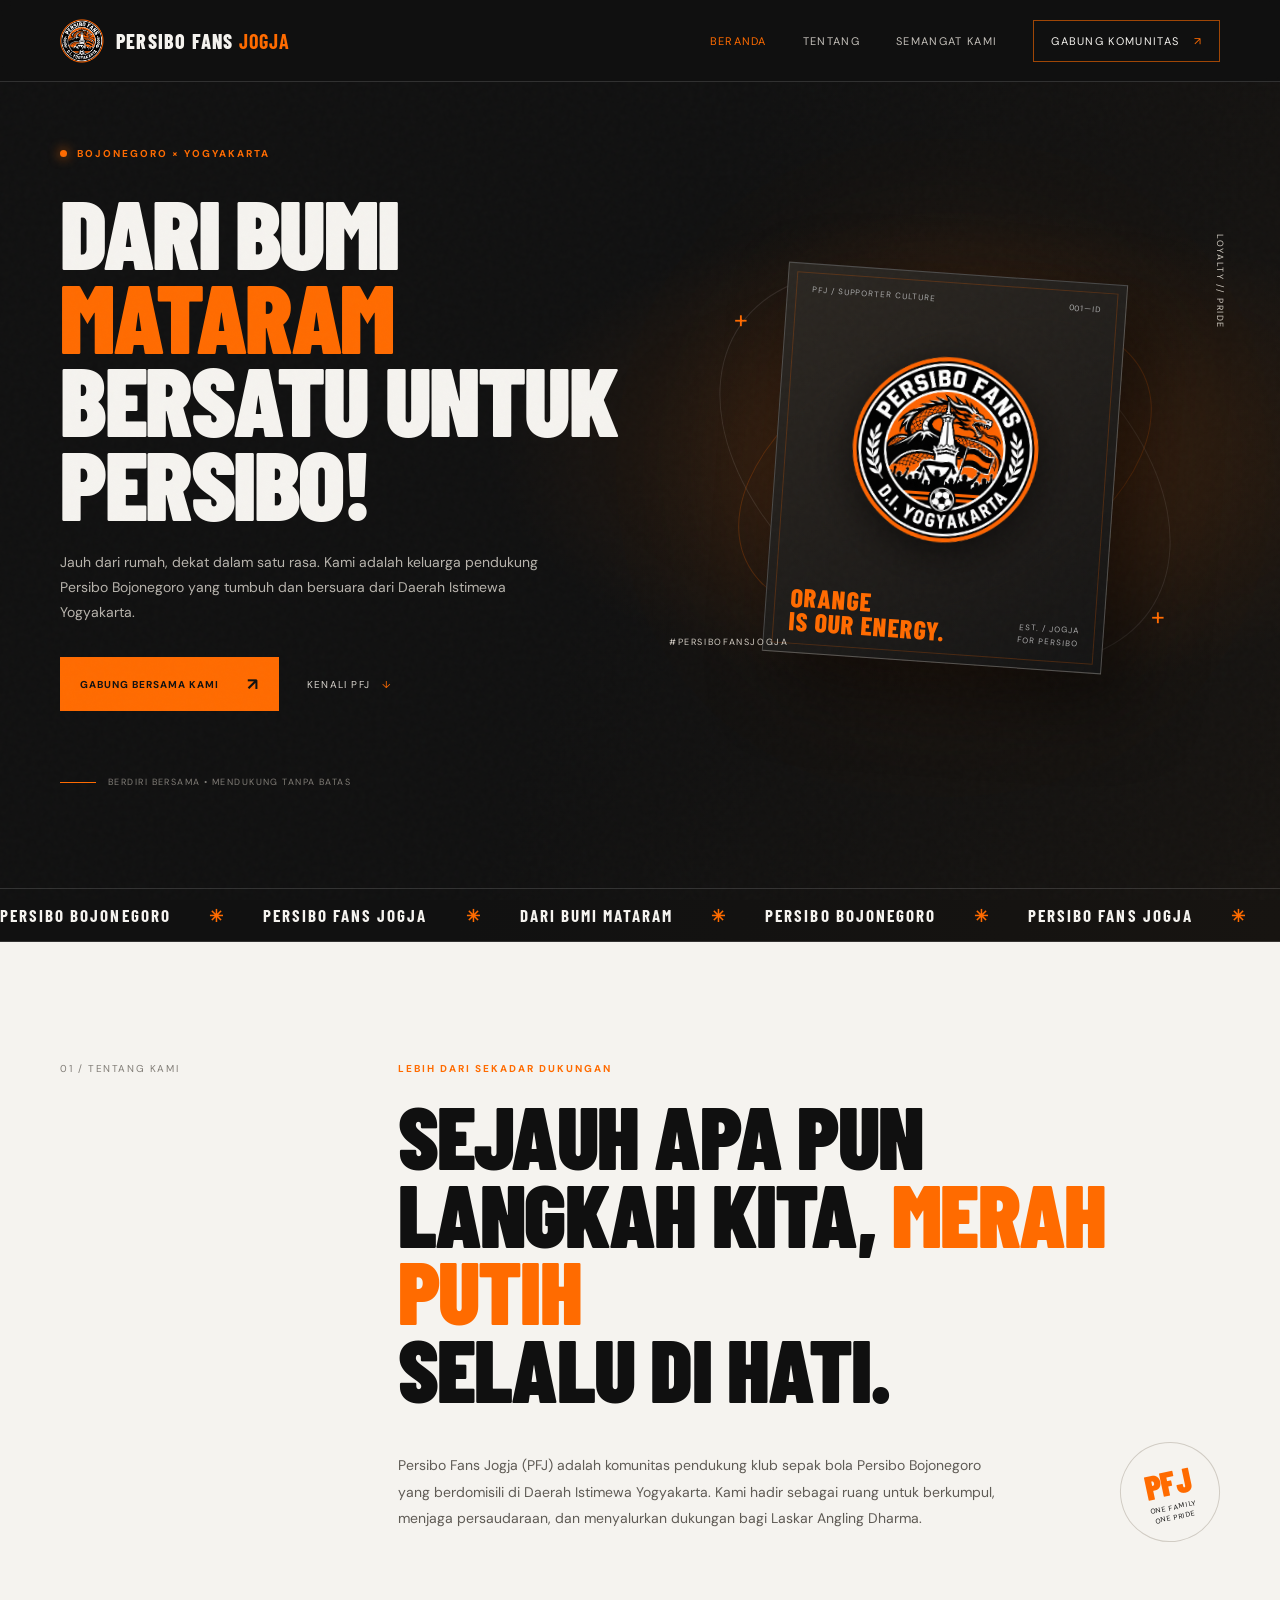
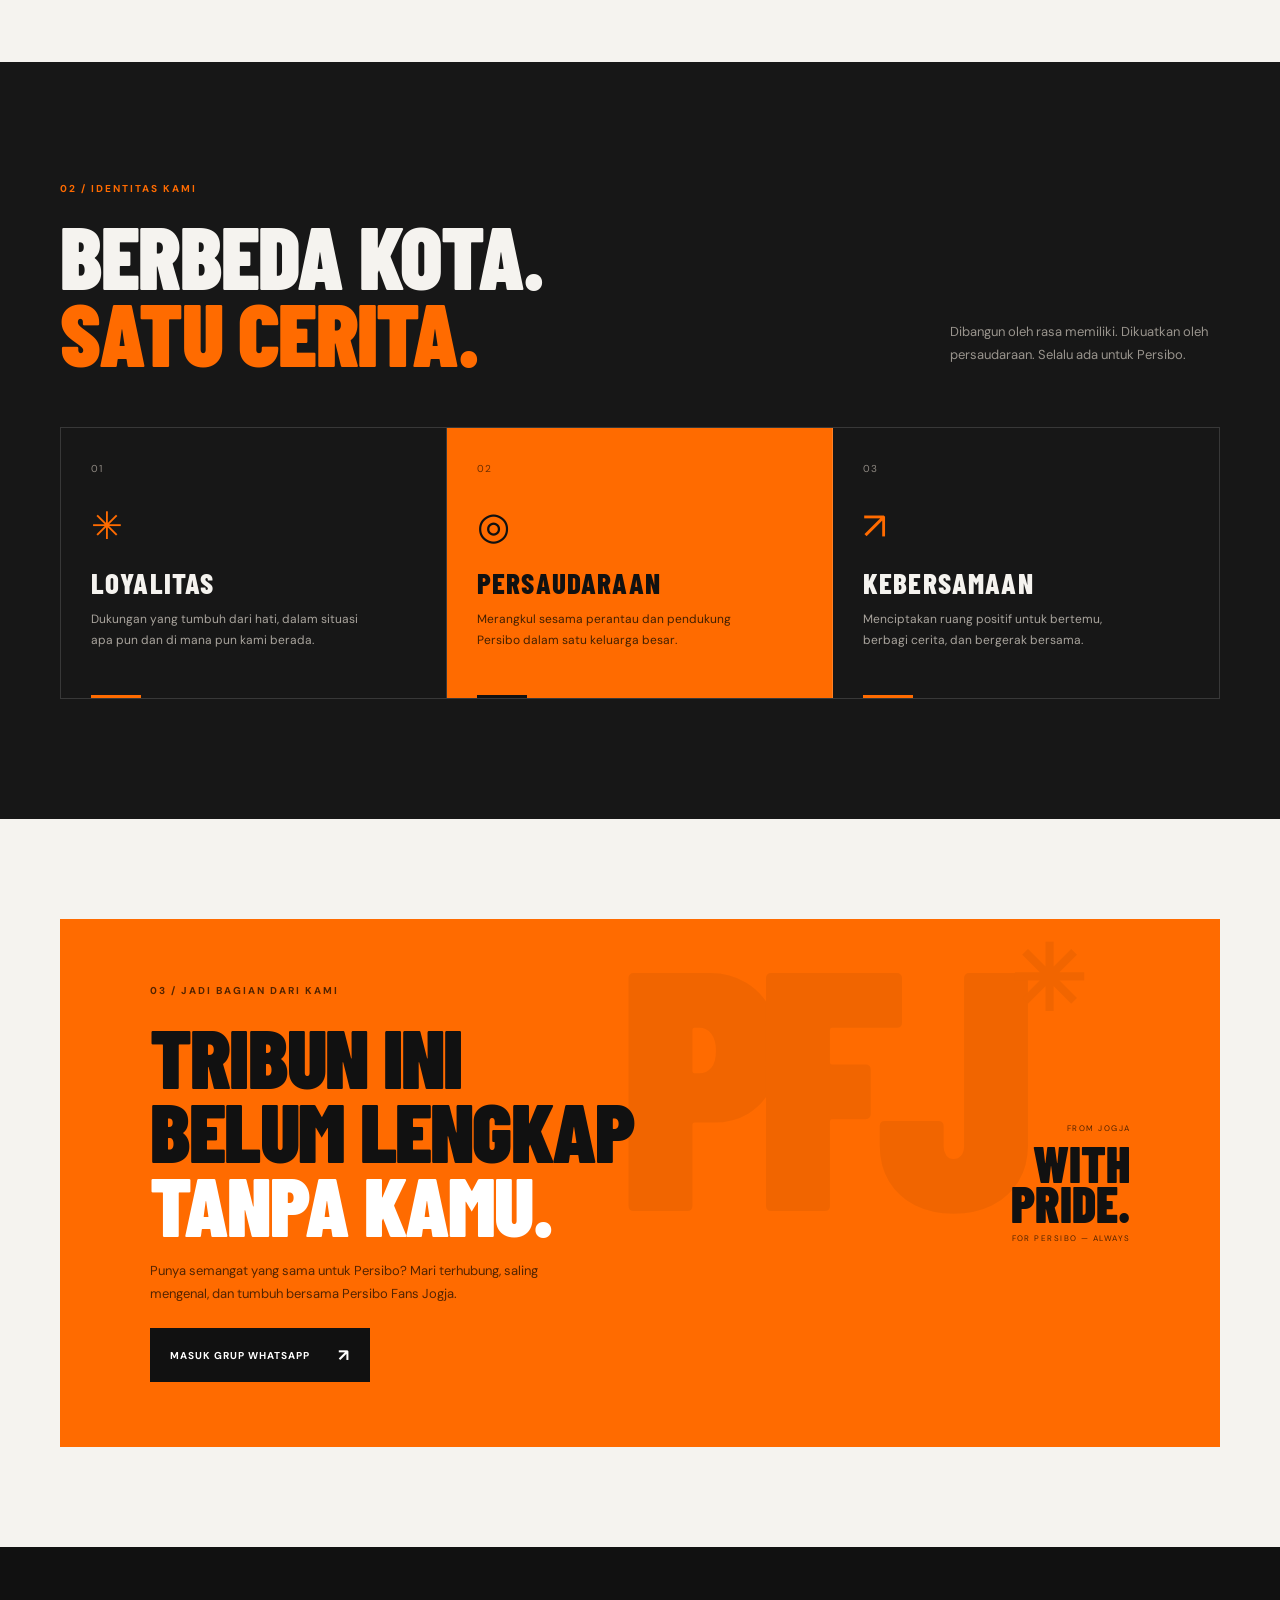
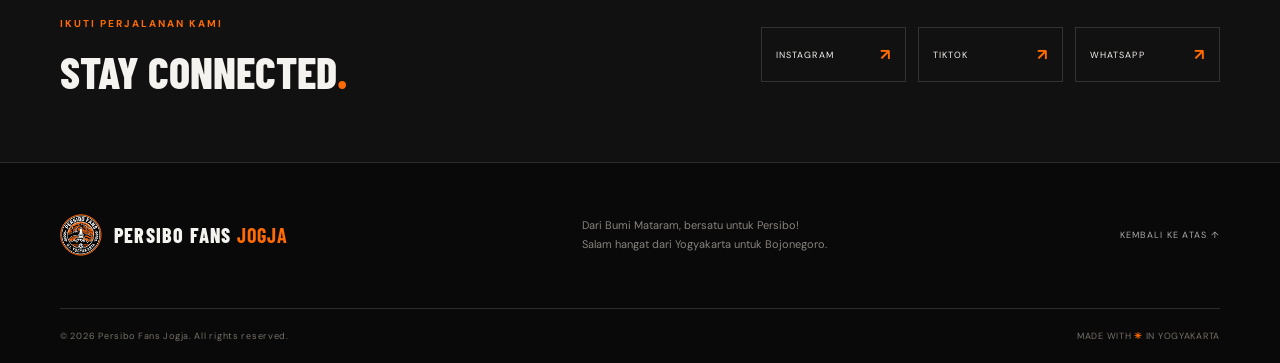
<file: index.html>
<!DOCTYPE html>
<html lang="id">
<head>
  <meta charset="UTF-8">
  <meta name="viewport" content="width=device-width, initial-scale=1.0">
  <meta name="theme-color" content="#101010">
  <meta name="description" content="Persibo Fans Jogja — komunitas pendukung Persibo Bojonegoro di Daerah Istimewa Yogyakarta. Satu tribun, satu suara, satu kebanggaan.">
  <title>Persibo Fans Jogja — Satu Tribun, Satu Suara</title>
  <link rel="icon" type="image/png" href="LogoPFJ.png">
  <link rel="preconnect" href="https://fonts.googleapis.com">
  <link rel="preconnect" href="https://fonts.gstatic.com" crossorigin>
  <link href="https://fonts.googleapis.com/css2?family=Barlow+Condensed:wght@500;600;700;800;900&family=DM+Sans:wght@400;500;600;700&display=swap" rel="stylesheet">
  <link rel="stylesheet" href="style.css">
  <script src="script.js" defer></script>
</head>
<body>
  <div class="noise" aria-hidden="true"></div>
  <header class="site-header">
    <div class="container nav-wrap">
      <a class="brand" href="#beranda" aria-label="Persibo Fans Jogja, beranda">
        <img src="LogoPFJ.png" alt="Logo Persibo Fans Jogja" class="brand-logo">
        <span class="brand-name">PERSIBO FANS <b>JOGJA</b></span>
      </a>

      <button class="menu-toggle" aria-label="Buka menu navigasi" aria-expanded="false" aria-controls="primary-nav">
        <span></span><span></span><span></span>
      </button>

      <nav class="nav-links" id="primary-nav" aria-label="Navigasi utama">
        <a href="#beranda" class="nav-link active">Beranda</a>
        <a href="#tentang" class="nav-link">Tentang</a>
        <a href="#nilai" class="nav-link">Semangat Kami</a>
        <a href="#gabung" class="nav-link nav-cta">Gabung Komunitas <span>↗</span></a>
      </nav>
    </div>
  </header>

  <main>
    <section class="hero" id="beranda">
      <div class="hero-grid container">
        <div class="hero-copy">
          <div class="eyebrow"><span class="live-dot"></span> BOJONEGORO × YOGYAKARTA</div>
          <h1>DARI BUMI<br><span>MATARAM</span><br>BERSATU UNTUK PERSIBO!</h1>
          <p class="hero-lead">Jauh dari rumah, dekat dalam satu rasa. Kami adalah keluarga pendukung Persibo Bojonegoro yang tumbuh dan bersuara dari Daerah Istimewa Yogyakarta.</p>
          <div class="hero-actions">
            <a class="button button-primary" href="https://chat.whatsapp.com/Ba0IJp7GP4T3P2ITqS2ExA?s=cl&amp;p=a&amp;iam=2" target="_blank" rel="noopener noreferrer">Gabung bersama kami <span>↗</span></a>
            <a class="text-link" href="#tentang">Kenali PFJ <span>↓</span></a>
          </div>
          <div class="hero-footnote"><span class="footline"></span> BERDIRI BERSAMA • MENDUKUNG TANPA BATAS</div>
        </div>
        <div class="hero-visual" aria-label="Identitas Persibo Fans Jogja">
          <div class="orbit orbit-one"></div><div class="orbit orbit-two"></div>
          <div class="visual-glow"></div>
          <div class="visual-card">
            <div class="visual-top"><span>PFJ / SUPPORTER CULTURE</span><span>001—ID</span></div>
            <img src="LogoPFJ.png" alt="Logo Persibo Fans Jogja" class="hero-logo">
            <div class="visual-bottom"><strong>ORANGE<br>IS OUR ENERGY.</strong><span>EST. / JOGJA<br>FOR PERSIBO</span></div>
          </div>
          <span class="floating-tag tag-top">LOYALTY // PRIDE</span>
          <span class="floating-tag tag-bottom">#PERSIBOFANSJOGJA</span>
          <div class="crosshair crosshair-a">+</div><div class="crosshair crosshair-b">+</div>
        </div>
      </div>
      <div class="hero-ticker" aria-hidden="true"><div class="ticker-track"><span>PERSIBO BOJONEGORO</span><i>✳</i><span>PERSIBO FANS JOGJA</span><i>✳</i><span>DARI BUMI MATARAM</span><i>✳</i><span>PERSIBO BOJONEGORO</span><i>✳</i><span>PERSIBO FANS JOGJA</span><i>✳</i></div></div>
    </section>

    <section class="intro section-pad" id="tentang">
      <div class="container intro-grid">
        <div class="section-index">01 / TENTANG KAMI</div>
        <div class="intro-content">
          <p class="kicker">LEBIH DARI SEKADAR DUKUNGAN</p>
          <h2>SEJAUH APA PUN<br>LANGKAH KITA, <span>MERAH PUTIH</span><br>SELALU DI HATI.</h2>
          <div class="intro-bottom">
            <p>Persibo Fans Jogja (PFJ) adalah komunitas pendukung klub sepak bola Persibo Bojonegoro yang berdomisili di Daerah Istimewa Yogyakarta. Kami hadir sebagai ruang untuk berkumpul, menjaga persaudaraan, dan menyalurkan dukungan bagi Laskar Angling Dharma.</p>
            <div class="stamp"><span>PFJ</span><small>ONE FAMILY<br>ONE PRIDE</small></div>
          </div>
        </div>
      </div>
    </section>

    <section class="values section-pad" id="nilai">
      <div class="container">
        <div class="values-heading">
          <div><p class="kicker">02 / IDENTITAS KAMI</p><h2>BERBEDA KOTA.<br><span>SATU CERITA.</span></h2></div>
          <p class="values-note">Dibangun oleh rasa memiliki. Dikuatkan oleh persaudaraan. Selalu ada untuk Persibo.</p>
        </div>
        <div class="value-grid">
          <article class="value-card">
            <span class="card-number">01</span><div class="value-icon">✳</div>
            <h3>LOYALITAS</h3><p>Dukungan yang tumbuh dari hati, dalam situasi apa pun dan di mana pun kami berada.</p>
            <span class="card-line"></span>
          </article>
          <article class="value-card featured">
            <span class="card-number">02</span><div class="value-icon">◎</div>
            <h3>PERSAUDARAAN</h3><p>Merangkul sesama perantau dan pendukung Persibo dalam satu keluarga besar.</p>
            <span class="card-line"></span>
          </article>
          <article class="value-card">
            <span class="card-number">03</span><div class="value-icon">↗</div>
            <h3>KEBERSAMAAN</h3><p>Menciptakan ruang positif untuk bertemu, berbagi cerita, dan bergerak bersama.</p>
            <span class="card-line"></span>
          </article>
        </div>
      </div>
    </section>

    <section class="join-section section-pad" id="gabung">
      <div class="container join-panel">
        <div class="join-decoration">PFJ<span>✳</span></div>
        <div class="join-content">
          <p class="kicker">03 / JADI BAGIAN DARI KAMI</p>
          <h2>TRIBUN INI<br>BELUM LENGKAP<br><span>TANPA KAMU.</span></h2>
          <p>Punya semangat yang sama untuk Persibo? Mari terhubung, saling mengenal, dan tumbuh bersama Persibo Fans Jogja.</p>
          <a class="button button-dark" href="https://chat.whatsapp.com/Ba0IJp7GP4T3P2ITqS2ExA?s=cl&amp;p=a&amp;iam=2" target="_blank" rel="noopener noreferrer">Masuk grup WhatsApp <span>↗</span></a>
        </div>
        <div class="join-side"><span>FROM JOGJA</span><b>WITH<br>PRIDE.</b><span>FOR PERSIBO — ALWAYS</span></div>
      </div>
    </section>

    <section class="social-section">
      <div class="container social-wrap">
        <div><p class="kicker">IKUTI PERJALANAN KAMI</p><h2>STAY CONNECTED<span>.</span></h2></div>
        <div class="social-links">
          <a href="https://www.instagram.com/persibofansjogja?psln=NGFscGllN3RwYWxv" target="_blank" rel="noopener noreferrer"><span>INSTAGRAM</span><b>↗</b></a>
          <a href="https://vm.tiktok.com/ZS9fW9yH6TXJe-hnC2W/" target="_blank" rel="noopener noreferrer"><span>TIKTOK</span><b>↗</b></a>
          <a href="https://chat.whatsapp.com/Ba0IJp7GP4T3P2ITqS2ExA?s=cl&amp;p=a&amp;iam=2" target="_blank" rel="noopener noreferrer"><span>WHATSAPP</span><b>↗</b></a>
        </div>
      </div>
    </section>
  </main>

  <footer class="site-footer">
    <div class="container footer-main">
      <a class="brand footer-brand" href="#beranda">
        <img src="LogoPFJ.png" alt="" class="brand-logo">
        <span class="brand-name">PERSIBO FANS <b>JOGJA</b></span>
      </a>
      <p>Dari Bumi Mataram, bersatu untuk Persibo!<br>Salam hangat dari Yogyakarta untuk Bojonegoro.</p>
      <a href="#beranda" class="back-top">KEMBALI KE ATAS ↑</a>
    </div>
    <div class="container footer-bottom"><span>© <span id="year"></span> Persibo Fans Jogja. All rights reserved.</span><span>MADE WITH <b>✳</b> IN YOGYAKARTA</span></div>
  </footer>
</body>
</html>
</file>
<file: style.css>
@import url('https://fonts.googleapis.com/css2?family=Barlow+Condensed:wght@500;600;700;800;900&family=DM+Sans:wght@400;500;600;700&display=swap');

:root{--orange:#ff6b00;--orange2:#ff8a24;--black:#101010;--ink:#181818;--white:#f5f3ef;--muted:#a6a29c;--line:rgba(255,255,255,.14);--heading:'Barlow Condensed',Impact,sans-serif;--body:'DM Sans',Arial,sans-serif}
*{box-sizing:border-box}html{scroll-behavior:smooth;scroll-padding-top:88px}body{margin:0;background:var(--black);color:var(--white);font-family:var(--body);overflow-x:hidden}a{color:inherit;text-decoration:none}.container{width:min(1160px,calc(100% - 48px));margin-inline:auto}.noise{position:fixed;inset:0;pointer-events:none;z-index:10;opacity:.035;background-image:url("data:image/svg+xml,%3Csvg viewBox='0 0 180 180' xmlns='http://www.w3.org/2000/svg'%3E%3Cfilter id='n'%3E%3CfeTurbulence type='fractalNoise' baseFrequency='.9' numOctaves='3' stitchTiles='stitch'/%3E%3C/filter%3E%3Crect width='100%25' height='100%25' filter='url(%23n)' opacity='.6'/%3E%3C/svg%3E")}
.site-header{height:82px;position:sticky;top:0;z-index:20;background:rgba(16,16,16,.88);backdrop-filter:blur(18px);border-bottom:1px solid var(--line)}.nav-wrap{height:100%;display:flex;align-items:center;justify-content:space-between}.brand{display:inline-flex;align-items:center;gap:12px}.brand-logo{width:44px;height:44px;object-fit:contain}.brand-name{font-family:var(--heading);font-weight:800;letter-spacing:.06em;font-size:20px;line-height:.9}.brand-name b{color:var(--orange)}.nav-links{display:flex;align-items:center;gap:36px}.nav-link{font-size:11px;text-transform:uppercase;letter-spacing:.12em;color:#c4c0ba;transition:.2s}.nav-link:hover,.nav-link.active{color:var(--orange)}.nav-cta{padding:13px 17px;border:1px solid rgba(255,107,0,.6);color:var(--white)}.nav-cta span{color:var(--orange);margin-left:10px}.menu-toggle{display:none;background:none;border:0;padding:8px}.menu-toggle span{display:block;width:25px;height:2px;background:white;margin:5px;transition:.2s}
.hero{position:relative;min-height:680px;display:flex;flex-direction:column;overflow:hidden;background:radial-gradient(ellipse at 76% 43%,rgba(255,107,0,.14),transparent 35%),linear-gradient(110deg,#111 48%,#171411)}.hero-grid{display:grid;grid-template-columns:1.05fr .95fr;align-items:center;flex:1;padding-top:65px;padding-bottom:100px}.eyebrow,.kicker{font-size:10px;font-weight:700;letter-spacing:.2em;color:var(--orange);text-transform:uppercase}.eyebrow{display:flex;align-items:center;gap:10px}.live-dot{width:7px;height:7px;background:var(--orange);border-radius:50%;box-shadow:0 0 12px var(--orange)}h1,h2,h3,p{margin-top:0}.hero h1{font:900 clamp(66px,9vw,124px)/.82 var(--heading);letter-spacing:-.025em;margin:30px 0 25px}.hero h1 span{color:var(--orange)}.hero-lead{max-width:485px;color:#b8b4ad;line-height:1.8;font-size:14px}.hero-actions{display:flex;align-items:center;gap:28px;margin-top:32px}.button{display:inline-flex;align-items:center;gap:28px;padding:16px 20px;font-size:10px;font-weight:700;letter-spacing:.1em;text-transform:uppercase;transition:.25s}.button-primary{background:var(--orange);color:#111}.button-primary:hover{background:#ff8a24;transform:translateY(-3px)}.button span{font-size:17px}.text-link{font-size:10px;letter-spacing:.12em;text-transform:uppercase;color:#d6d2cc}.text-link span{color:var(--orange);margin-left:8px}.hero-footnote{display:flex;align-items:center;gap:12px;margin-top:65px;font-size:9px;letter-spacing:.16em;color:#817d77}.footline{height:1px;width:36px;background:var(--orange)}
.hero-visual{position:relative;min-height:450px;display:grid;place-items:center}.visual-glow{position:absolute;width:310px;height:310px;border-radius:50%;background:var(--orange);filter:blur(100px);opacity:.22}.orbit{position:absolute;border:1px solid rgba(255,107,0,.22);border-radius:50%;transform:rotate(-25deg)}.orbit-one{width:440px;height:260px}.orbit-two{width:500px;height:330px;transform:rotate(35deg);border-color:rgba(255,255,255,.1)}.visual-card{position:relative;width:min(340px,80%);height:390px;padding:20px 24px;background:linear-gradient(145deg,rgba(44,40,35,.96),rgba(20,20,20,.96));border:1px solid rgba(255,255,255,.22);box-shadow:25px 30px 70px #0008;transform:rotate(4deg);display:flex;flex-direction:column;justify-content:space-between}.visual-card:before{content:"";position:absolute;inset:8px;border:1px solid rgba(255,107,0,.22);pointer-events:none}.visual-top,.visual-bottom{display:flex;justify-content:space-between;align-items:flex-start;font-size:8px;letter-spacing:.12em;color:#aaa}.hero-logo{width:190px;height:190px;object-fit:contain;align-self:center;filter:drop-shadow(0 10px 20px #0008)}.visual-bottom{align-items:end}.visual-bottom strong{font:800 26px/.9 var(--heading);color:var(--orange)}.visual-bottom span{text-align:right;line-height:1.7}.floating-tag{position:absolute;font-size:9px;letter-spacing:.18em;color:#d4cec5}.tag-top{top:60px;right:0;transform:rotate(90deg) translateX(20px);transform-origin:right}.tag-bottom{bottom:45px;left:0}.crosshair{position:absolute;color:var(--orange);font-size:25px}.crosshair-a{top:60px;left:65px}.crosshair-b{bottom:60px;right:55px}.hero-ticker{height:54px;border-top:1px solid var(--line);border-bottom:1px solid var(--line);overflow:hidden;display:flex;align-items:center}.ticker-track{display:flex;align-items:center;gap:38px;white-space:nowrap;min-width:max-content;animation:marquee 28s linear infinite;font:700 17px var(--heading);letter-spacing:.12em}.ticker-track i{font-style:normal;color:var(--orange);font-size:17px}@keyframes marquee{to{transform:translateX(-35%)}}
.section-pad{padding:120px 0}.intro{background:var(--white);color:var(--black)}.intro-grid{display:grid;grid-template-columns:.7fr 2fr;gap:50px}.section-index{font-size:10px;letter-spacing:.16em;color:#817d77}.intro .kicker,.values .kicker,.join-section .kicker,.social-section .kicker{margin-bottom:22px}.intro h2,.values h2,.join-content h2{font:900 clamp(48px,7vw,88px)/.88 var(--heading);letter-spacing:-.02em;margin-bottom:35px}.intro h2 span{color:var(--orange)}.intro-bottom{display:flex;align-items:center;justify-content:space-between;gap:40px}.intro-bottom p{max-width:600px;color:#5f5b55;font-size:14px;line-height:1.9;margin:0}.stamp{width:100px;height:100px;flex:none;border:1px solid #d1ccc4;border-radius:50%;display:flex;flex-direction:column;align-items:center;justify-content:center;transform:rotate(-12deg)}.stamp span{font:900 34px var(--heading);color:var(--orange)}.stamp small{text-align:center;font-size:7px;letter-spacing:.1em;line-height:1.4}
.values{background:#171717}.values-heading{display:flex;justify-content:space-between;align-items:end;gap:50px;margin-bottom:55px}.values h2{margin:0}.values h2 span{color:var(--orange)}.values-note{max-width:270px;color:#99948d;font-size:13px;line-height:1.8;margin:0 0 5px}.value-grid{display:grid;grid-template-columns:repeat(3,1fr);border:1px solid var(--line)}.value-card{position:relative;min-height:270px;padding:28px 30px;border-right:1px solid var(--line);overflow:hidden}.value-card:last-child{border:0}.value-card.featured{background:var(--orange);color:#111}.card-number{font-size:10px;color:#8f8982;letter-spacing:.12em}.featured .card-number{color:#6b2d00}.value-icon{font-size:38px;color:var(--orange);margin:24px 0 14px}.featured .value-icon{color:#111}.value-card h3{font:800 29px var(--heading);letter-spacing:.04em;margin-bottom:9px}.value-card p{font-size:12px;line-height:1.8;color:#a9a49d;max-width:270px;margin:0}.featured p{color:#442000}.card-line{position:absolute;bottom:0;left:30px;width:50px;height:3px;background:var(--orange)}.featured .card-line{background:#111}
.join-section{background:var(--white);color:#111;padding-top:100px;padding-bottom:100px}.join-panel{position:relative;min-height:460px;background:var(--orange);overflow:hidden;display:grid;grid-template-columns:1fr 220px;padding:65px 7%;align-items:center}.join-decoration{position:absolute;font:900 340px/.8 var(--heading);color:#111;opacity:.055;right:14%;top:20px;letter-spacing:-.08em}.join-decoration span{font-size:90px;vertical-align:top}.join-content{position:relative;z-index:1;max-width:610px}.join-content .kicker{color:#542400}.join-content h2{font-size:clamp(54px,7vw,84px);margin:0 0 18px}.join-content h2 span{color:#fff}.join-content>p:not(.kicker){max-width:430px;color:#542400;font-size:13px;line-height:1.8}.button-dark{background:#111;color:white;margin-top:10px}.button-dark:hover{background:#333;transform:translateY(-3px)}.join-side{position:relative;z-index:1;display:flex;flex-direction:column;align-items:flex-end;gap:10px;text-align:right}.join-side span{font-size:8px;letter-spacing:.18em;color:#512300}.join-side b{font:900 50px/.8 var(--heading);color:#111}
.social-section{padding:70px 0;background:#111}.social-wrap{display:flex;justify-content:space-between;align-items:center;gap:40px}.social-wrap h2{font:800 44px/.9 var(--heading);margin:0}.social-wrap h2 span{color:var(--orange)}.social-links{display:flex;gap:12px}.social-links a{width:145px;padding:16px 14px;border:1px solid var(--line);display:flex;justify-content:space-between;align-items:center;font-size:9px;letter-spacing:.12em;transition:.2s}.social-links a:hover{border-color:var(--orange);color:var(--orange)}.social-links b{font-size:16px;color:var(--orange)}
.site-footer{background:#090909;border-top:1px solid var(--line)}.footer-main{min-height:145px;display:flex;align-items:center;justify-content:space-between;gap:30px}.footer-brand .brand-logo{width:42px;height:42px}.footer-main>p{font-size:11px;line-height:1.8;color:#88837c;margin:0}.back-top{font-size:9px;letter-spacing:.14em;color:#aaa}.back-top:hover{color:var(--orange)}.footer-bottom{border-top:1px solid var(--line);min-height:55px;display:flex;justify-content:space-between;align-items:center;color:#77716a;font-size:9px;letter-spacing:.08em}.footer-bottom b{color:var(--orange)}
@media(max-width:800px){.container{width:min(100% - 36px,600px)}.site-header{height:72px}.menu-toggle{display:block;cursor:pointer;z-index:22}.nav-links{position:absolute;top:71px;left:0;right:0;padding:12px 24px 24px;background:#111;border-bottom:1px solid var(--line);display:flex;flex-direction:column;align-items:stretch;gap:0;transform:translateY(-10px);opacity:0;visibility:hidden;transition:.25s}.nav-links.open{transform:translateY(0);opacity:1;visibility:visible}.nav-link{padding:16px 4px;border-bottom:1px solid var(--line)}.nav-cta{margin-top:12px;padding:15px}.menu-toggle[aria-expanded="true"] span:first-child{transform:translateY(7px) rotate(45deg)}.menu-toggle[aria-expanded="true"] span:nth-child(2){opacity:0}.menu-toggle[aria-expanded="true"] span:last-child{transform:translateY(-7px) rotate(-45deg)}.hero-grid{grid-template-columns:1fr;padding-top:75px;padding-bottom:50px}.hero{min-height:auto}.hero h1{font-size:clamp(68px,15vw,100px)}.hero-visual{min-height:400px;margin-top:30px}.visual-card{height:350px;width:290px}.hero-logo{width:165px;height:165px}.orbit-one{width:350px}.orbit-two{width:390px}.tag-top{right:8%}.intro-grid{grid-template-columns:1fr;gap:30px}.intro{padding:85px 0}.intro h2{font-size:clamp(50px,11vw,75px)}.values{padding:85px 0}.values-heading{align-items:start;flex-direction:column;gap:22px}.value-grid{grid-template-columns:1fr}.value-card{min-height:220px;border-right:0;border-bottom:1px solid var(--line)}.value-card:last-child{border-bottom:0}.value-icon{margin-top:16px}.join-section{padding:65px 0}.join-panel{grid-template-columns:1fr;padding:50px 28px;min-height:unset}.join-side{display:none}.join-content h2{font-size:clamp(56px,12vw,78px)}.join-decoration{font-size:220px;right:-5%;top:20px}.social-wrap{align-items:flex-start;flex-direction:column}.social-links{width:100%;flex-wrap:wrap}.social-links a{flex:1;min-width:110px}.footer-main{padding:32px 0;align-items:flex-start;flex-direction:column;gap:18px}.footer-bottom{padding:16px 0;gap:12px;align-items:flex-start;flex-direction:column}}
@media(max-width:420px){.brand-name{font-size:17px}.brand-logo{width:39px;height:39px}.hero-actions{align-items:flex-start;flex-direction:column;gap:20px}.hero-footnote{margin-top:45px;font-size:8px}.hero-visual{min-height:350px}.visual-card{width:260px;height:325px}.hero-logo{width:145px;height:145px}.floating-tag{font-size:7px}.intro-bottom{align-items:flex-start}.stamp{width:75px;height:75px}.stamp span{font-size:27px}.social-wrap h2{font-size:38px}.footer-bottom{font-size:8px}}
@media(prefers-reduced-motion:reduce){*,*::before,*::after{scroll-behavior:auto!important;animation-duration:.01ms!important;animation-iteration-count:1!important;transition-duration:.01ms!important}}


/* Menghilangkan highlight biru saat link/tombol disentuh */
a,
button,
input,
textarea,
select {
  -webkit-tap-highlight-color: transparent;
}

/* Menghilangkan outline bawaan browser saat interaksi */
a:focus,
a:active,
button:focus,
button:active {
  outline: none;
}

/* Mencegah seleksi teks yang tidak disengaja pada kontrol navigasi */
button,
.nav-link,
.button,
.social-links a {
  -webkit-user-select: none;
  user-select: none;
}


/* Headline hero baru: skala adaptif untuk slogan yang lebih panjang */
.hero h1 {
  font-size: clamp(58px, 7.6vw, 104px);
  line-height: .86;
  overflow-wrap: anywhere;
}
@media (max-width: 800px) {
  .hero h1 { font-size: clamp(54px, 12.5vw, 82px); }
}
@media (max-width: 420px) {
  .hero h1 { font-size: clamp(47px, 11.5vw, 62px); }
}
</file>
